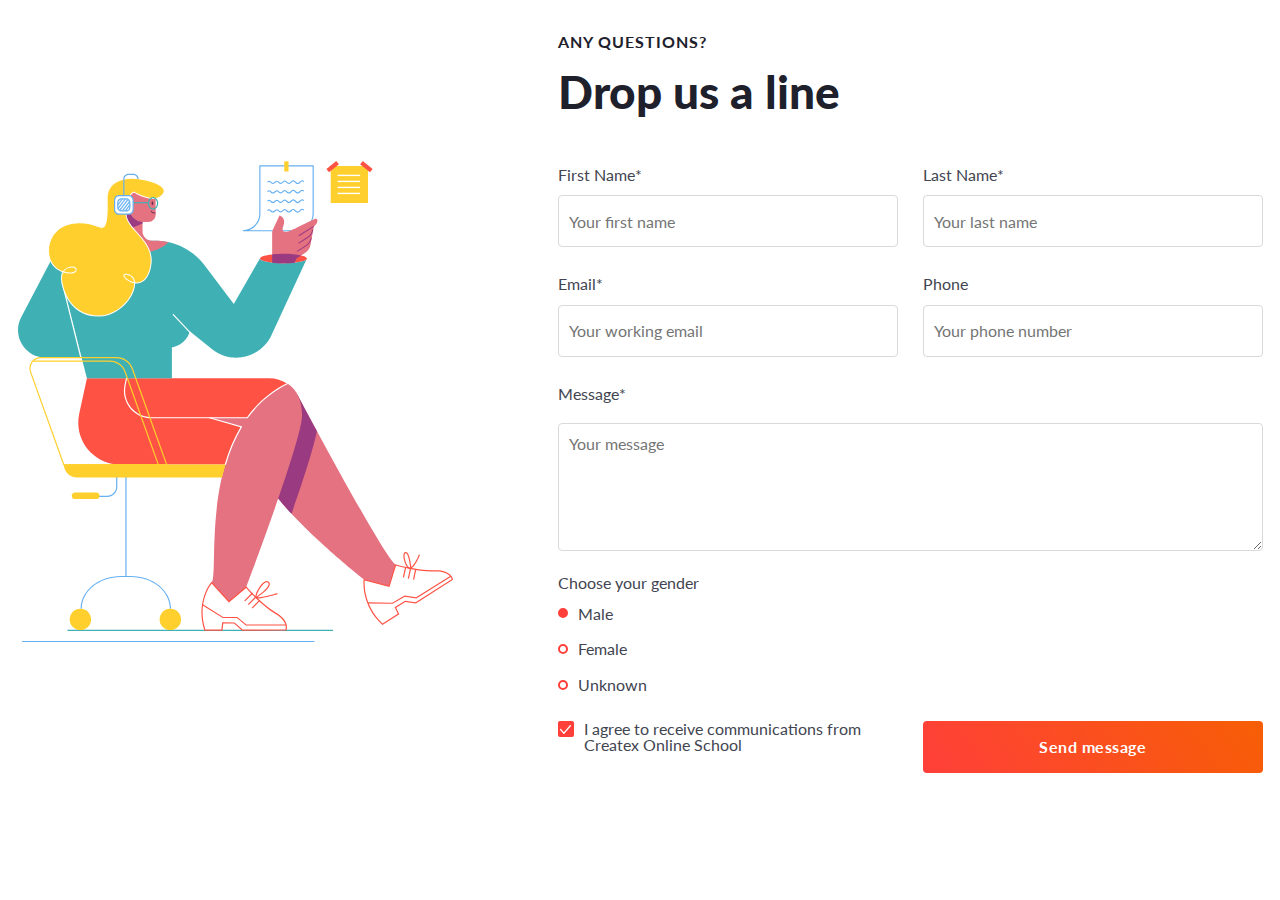
<file: index.html>
<!DOCTYPE html>
<html lang="en">

<head>
    <meta charset="UTF-8">
    <meta http-equiv="X-UA-Compatible" content="IE=edge">
    <meta name="viewport" content="width=device-width, initial-scale=1.0">
    <link rel="stylesheet" href="css/fonts.css">
    <link rel="stylesheet" href="css/reset.css">
    <link rel="stylesheet" href="css/common.css">
    <link rel="stylesheet" href="css/style.css">
    <title>Lesson 16</title>
</head>

<body>
    <div class="wrapper">
        <header class="header"></header>
        <main class="page">
            <div class="page__section">
                <div class="page__container">
                    <div class="page__forms forms">
                        <div class="forms__picture">
                            <img src="img/illustration.svg" alt="illustration">
                        </div>
                        <div class="forms__block block-forms">
                            <div class="block-forms__label label">
                                <h6>Any questions?</h6>
                                <h1>Drop us a line</h1>
                            </div>
                            <div class="block-forms__form-wrapper">
                                <form class="block-forms__form form" action="#" method="GET"
                                    enctype="multipart/form-data">
                                    <div class="form__line-together">
                                        <div class="form__line">
                                            <label for="first-name-1" class="form__label">First Name*</label>
                                            <input class="form__input" id="first-name-1" type="text" name="first-name"
                                                placeholder="Your first name" required>
                                        </div>
                                        <div class="form__line">
                                            <label for="last-name-1" class="form__label">Last Name*</label>
                                            <input class="form__input" id="last-name-1" type="text" name="last-name"
                                                placeholder="Your last name" required>
                                        </div>
                                    </div>
                                    <div class="form__line-together">
                                        <div class="form__line">
                                            <label for="email-1" class="form__label">Email*</label>
                                            <input class="form__input" id="email-1" type="email" name="email"
                                                placeholder="Your working email" required>
                                        </div>
                                        <div class="form__line">
                                            <label for="tel-1" class="form__label">Phone</label>
                                            <input class="form__input" id="tel-1" type="tel" name="telephone"
                                                placeholder="Your phone number">
                                        </div>
                                    </div>

                                    <div class="form__line-together form__line-together_textarea">
                                        <label for="textarea-1" class="form__label">Message*</label>
                                        <textarea class="form__textarea" name="message" id="textarea-1"
                                            placeholder="Your message" required></textarea>
                                    </div>

                                    <div class="form__line-together form__line-together_radio">
                                        <div class="form__title">Choose your gender
                                        </div>
                                        <div class="form__radio radio">
                                            <input class="radio__input" type="radio" name="gender" checked value="male"
                                                id="gender-male">
                                            <label class="radio__label" for="gender-male"><span
                                                    class="radio__text">Male</span></label>
                                        </div>
                                        <div class="form__radio radio">
                                            <input class="radio__input" type="radio" name="gender" value="female"
                                                id="gender-female">
                                            <label class="radio__label" for="gender-female"><span
                                                    class="radio__text">Female</span></label>
                                        </div>
                                        <div class="form__radio radio">
                                            <input class="radio__input" type="radio" name="gender" value="unknown"
                                                id="gender-unknown">
                                            <label class="radio__label" for="gender-unknown"><span
                                                    class="radio__text">Unknown</span></label>
                                        </div>
                                    </div>

                                    <div class="form__line-together form__line-together_checkbox">
                                        <div class="form__line">
                                            <div class="form__checkbox checkbox">
                                                <input class="checkbox__input" id="checkbox-1" checked required
                                                    type="checkbox">
                                                <label for="checkbox-1" class="checkbox__label"> <span
                                                        class="checkbox__text">I agree to
                                                        receive communications from Createx Online School</span></label>
                                            </div>
                                        </div>
                                        <div class="form__line">
                                            <button type="submit" class="form__button button"><span>Send
                                                    message</span></button>
                                        </div>
                                    </div>
                                </form>
                            </div>
                        </div>
                    </div>
                </div>
            </div>
        </main>
        <footer class="footer"></footer>
    </div>
</body>

</html>
</file>
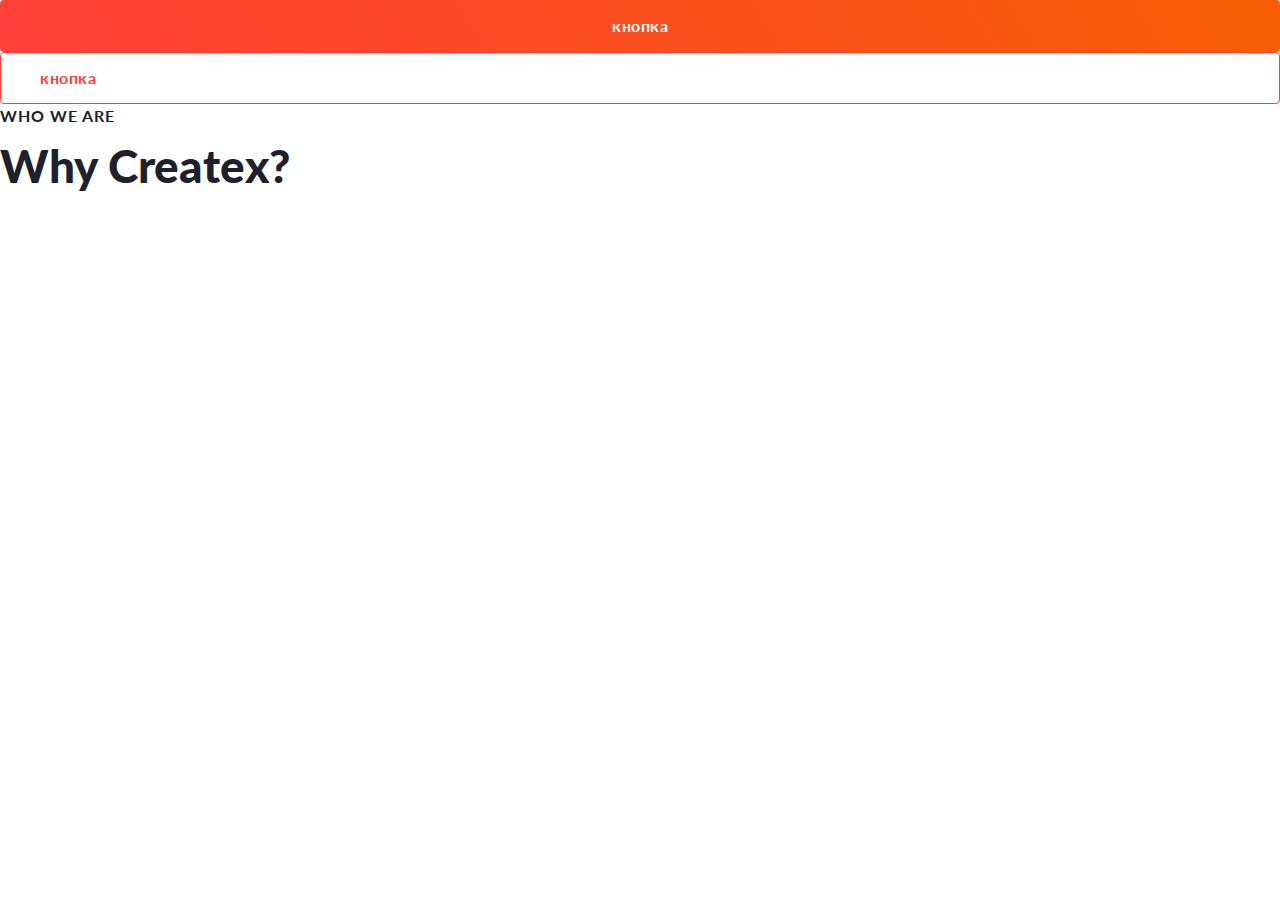
<file: _common.html>
<!DOCTYPE html>
<html lang="en">

<head>
    <meta charset="UTF-8">
    <meta http-equiv="X-UA-Compatible" content="IE=edge">
    <meta name="viewport" content="width=device-width, initial-scale=1.0">
    <link rel="stylesheet" href="css/fonts.css">
    <link rel="stylesheet" href="css/reset.css">
    <link rel="stylesheet" href="css/common.css">
    <link rel="stylesheet" href="css/style.css">
    <title>Common components</title>
</head>

<body>
    <div class="wrapper">
        <header class="header"></header>
        <main class="page">


            <!-- Кнопка  -->
            <button class="button"><span>кнопка</span></button>
            <a href=""><span> </span></a>
            <!-- Кнопка бордер  -->
            <a href="" class="button button_border"><span>кнопка</span></a>


            <!-- Заголовок  -->
            <div class="label">
                <h6>Who we are</h6>
                <h1>Why Createx?</h1>
            </div>
        </main>
        <footer class="footer"></footer>
    </div>
</body>

</html>
</file>
<file: css/fonts.css>
@import url('https://fonts.googleapis.com/css2?family=Lato:wght@400;700;900&display=swap');
</file>
<file: css/common.css>
/* Кнопка */

.button {
    color: #fff;
    background: linear-gradient(55.95deg, #FF3F3A 0%, #F75E05 100%);
    border-radius: 4px;
    font-weight: 700;
    line-height: 1.25;
    letter-spacing: 0.5px;
    padding: 16px 40px;
    display: inline-block;
    transition: all 0.3s ease 0s;
}

.button:hover {
    transform: scale(1.1);
}

/* Кнопка border */

.button_border {
    background: transparent;
    border: 1px solid #FF3F3A;
    color: #FF3F3A;
    padding: 15px 39px;
}

/* Заголовок */
.label {
    display: flex;
    flex-direction: column;
    align-items: flex-start;
    padding: 0px;
    gap: 8px;
    color: #1E212C;
}

.label h6 {
    font-weight: 700;
    line-height: 150%;
    letter-spacing: 1px;
    text-transform: uppercase;
}

.label h1 {
    font-weight: 900;
    font-size: 46px;
    line-height: 130%;
}
</file>
<file: css/style.css>
body {
    font-family: "Lato";
    color: #424551;
}


.wrapper {
    overflow: hidden;
    min-height: 100%;
    position: relative;

    display: flex;
    flex-direction: column;
}

.wrapper>main {
    flex-grow: 1;
}

/*===============================*/

/*Обмежуючий контейнер*/
[class*="__container"] {
    max-width: 1275px;
    margin: 0 auto;
    padding: 30px 15px;
}


/* ======= main ========= */
.page {}

.page__section {}

.page__container {}

.page__forms {
    display: flex;
    gap: 105px;
    align-items: center;
    /* flex-wrap: wrap; */
}



.forms {}

.forms__picture {
    flex: 0 1 435px;
    max-width: 435px;
}

.forms__picture img {
    width: 100%;
}




.forms__block {
    flex: 0 1 705px;
    display: flex;
    flex-direction: column;
    gap: 40px;
}



.block-forms {}

.block-forms__label {}

.block-forms__form-wrapper {}

.block-forms__form {
    display: flex;
    flex-direction: column;
    gap: 24px;
}



.label {}


.form {}

.form__line-together {
    display: flex;
    gap: 25px;
    flex-wrap: wrap;
}

.form__line {
    flex: 0 1 340px;
}

.form__label {
    display: inline-block;
    line-height: 1.6;
    margin-bottom: 8px;
}

.form__line-together_textarea {
    display: flex;
    flex-direction: column;
    gap: 8px;
}

.form__input {
    border: 1px solid #D7DADD;
    border-radius: 4px;
    height: 52px;
    padding: 0 10px;
}

.form__textarea {
    border: 1px solid #D7DADD;
    border-radius: 4px;
    padding: 10px;
    height: 128px;
    width: 100%;
    resize: vertical;
}

.form__title {}

/* ======= radio ========= */

.form__line-together_radio {
    display: flex;
    flex-direction: column;
    gap: 10px;
}

.form__radio {}

.form__checkbox {}

.form__button {}



.radio {
    position: relative;
}

.radio__input {
    position: absolute;
    width: 0;
    height: 0;
    opacity: 0;
}

.radio__label {
    cursor: pointer;
    display: inline-flex;
    line-height: 1.6;
    gap: 10px;
    align-items: center;
}

.radio__label::before {
    content: "";
    flex: 0 0 10px;
    width: 10px;
    height: 10px;
    border-radius: 50%;
    background: #FFF;
    border: 2px solid #FF3F3A;
}

.radio__input:checked+.radio__label::before {
    background: #FF3F3A;
}

/* .radio__text {
    align-self: center;
} */

/* ======= checkbox ========= */
.checkbox {
    position: relative;
}

.checkbox__input {
    position: absolute;
    width: 0;
    height: 0;
    opacity: 0;
}

.checkbox__label {
    cursor: pointer;
    display: inline-flex;
    gap: 10px;
}

.checkbox__label::before {
    content: "";
    flex: 0 0 16px;
    width: 16px;
    height: 16px;
    background: #FF3F3A;
    border-radius: 2px;
}

.checkbox__input:checked+.checkbox__label::before {
    content: "";
    background: #FF3F3A url(../img/icon/check.svg) center / 70% no-repeat;
}

.checkbox__text {
    align-self: center;
}

.button {
    width: 100%;
}



/* =========== =========== */
</file>
